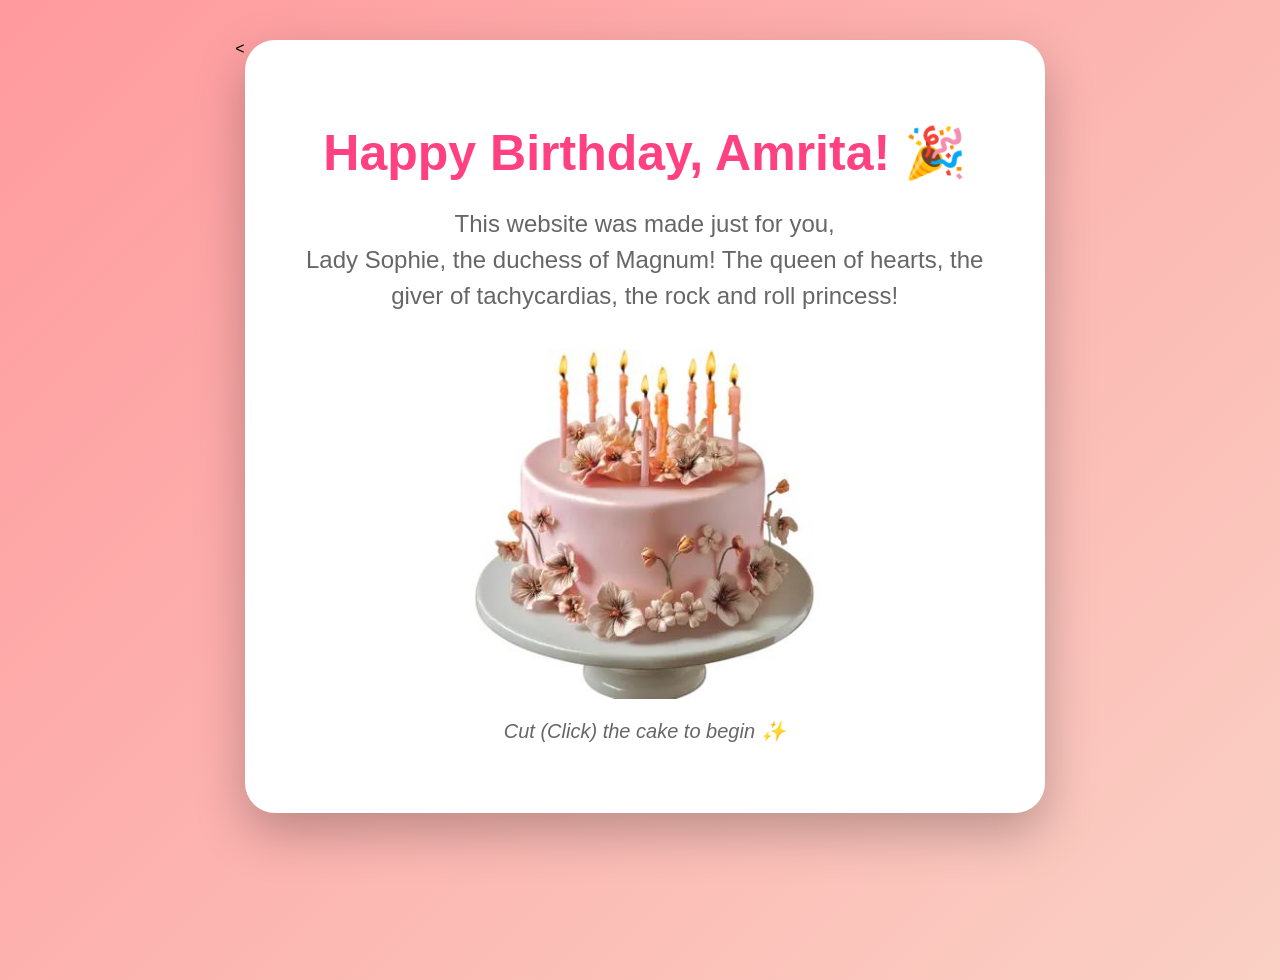
<file: index.html>
<<!DOCTYPE html>
<html lang="en">

<head>

<meta charset="UTF-8">

<meta name="viewport" content="width=device-width, initial-scale=1.0">

<title>Happy Birthday, Amrita!</title>

<link rel="stylesheet" href="style.css">

</head>

<body>

<div class="container">

<h1>Happy Birthday, Amrita! 🎉</h1>

<p class="subtitle">

This website was made just for you,

<br>

Lady Sophie, the duchess of Magnum! The queen of hearts, the giver of tachycardias, the rock and roll princess!

</p>

<img
src="assets/Images/cake.png"
alt="Birthday Cake"
class="cake"
id="startButton"
>

<p class="clickText">

Cut (Click) the cake to begin ✨

</p>

</div>

<script src="script.js"></script>

</body>

</html>
</file>
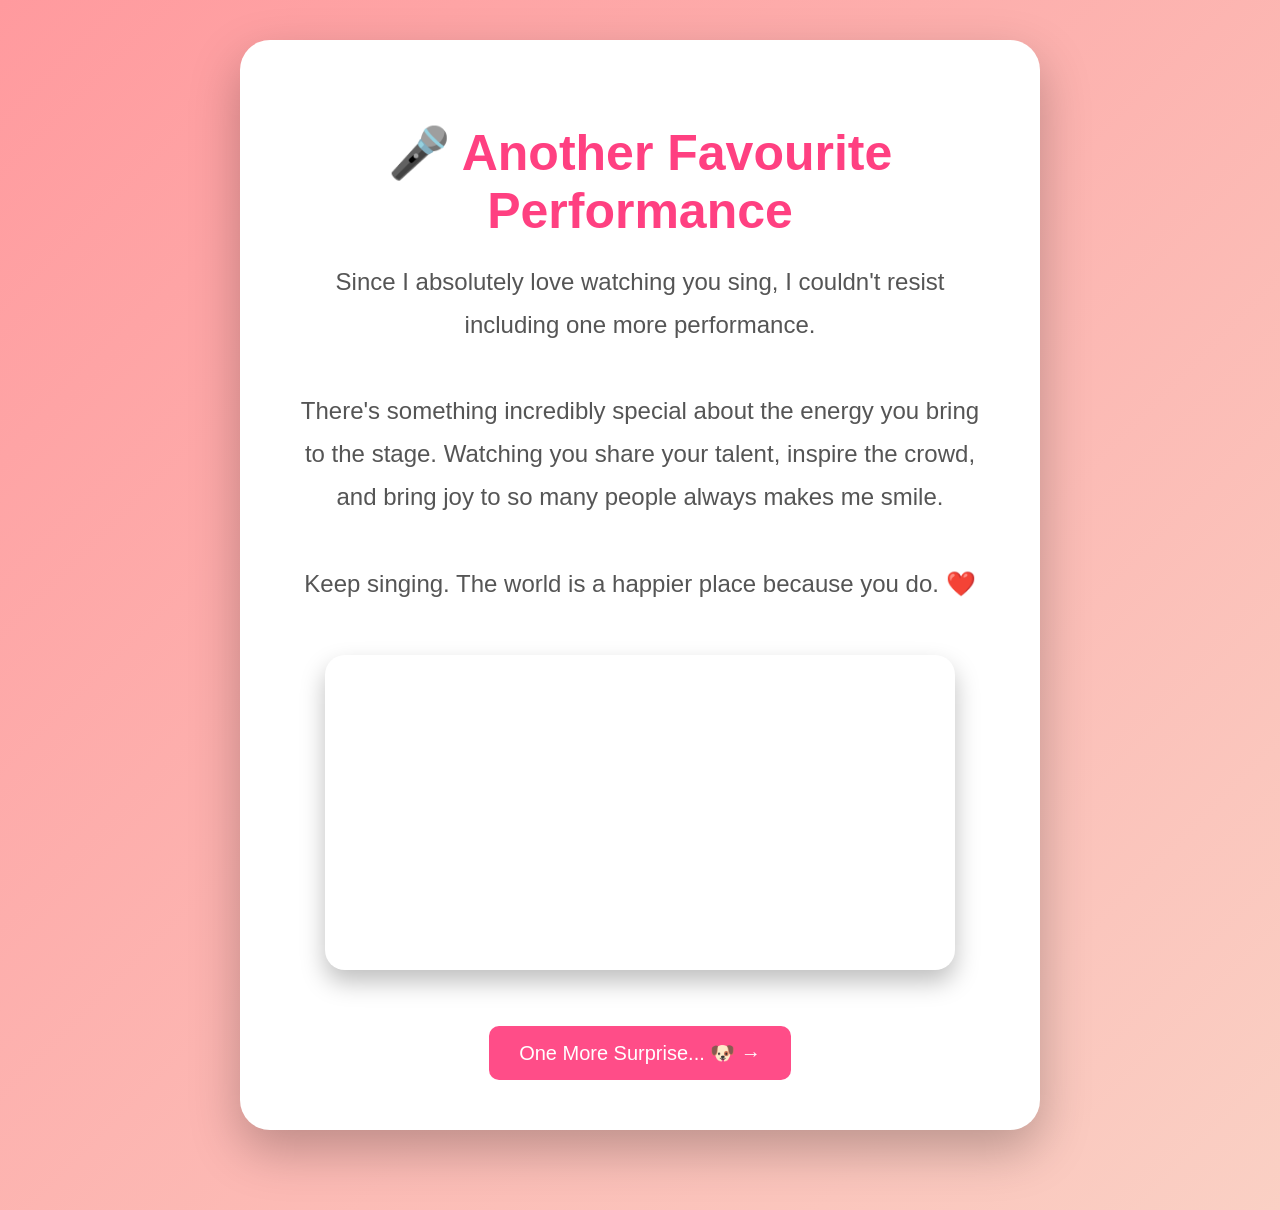
<file: concert.html>
<!DOCTYPE html>
<html lang="en">

<head>

    <meta charset="UTF-8">

    <meta name="viewport" content="width=device-width, initial-scale=1.0">

    <title>Another Favourite Performance</title>

    <link rel="stylesheet" href="style.css">

</head>

<body>

    <div class="container">

        <h1>🎤 Another Favourite Performance</h1>

        <p class="caption">

            Since I absolutely love watching you sing, I couldn't resist including one more performance.

            <br><br>

            There's something incredibly special about the energy you bring to the stage.

            Watching you share your talent, inspire the crowd, and bring joy to so many people always makes me smile.

            <br><br>

            Keep singing.

            The world is a happier place because you do.

            ❤️

        </p>

        <div class="videoWrapper">

            <iframe
                width="560"
                height="315"
                src="https://www.youtube.com/embed/lmeQ9Lv5H6k"
                title="YouTube video player"
                frameborder="0"
                allow="accelerometer; autoplay; clipboard-write; encrypted-media; gyroscope; picture-in-picture; web-share"
                allowfullscreen>
            </iframe>

        </div>

        <br><br>

        <button onclick="location.href='dogs.html'">

    One More Surprise... 🐶 →

</button>
    </div>

</body>

</html>
</file>
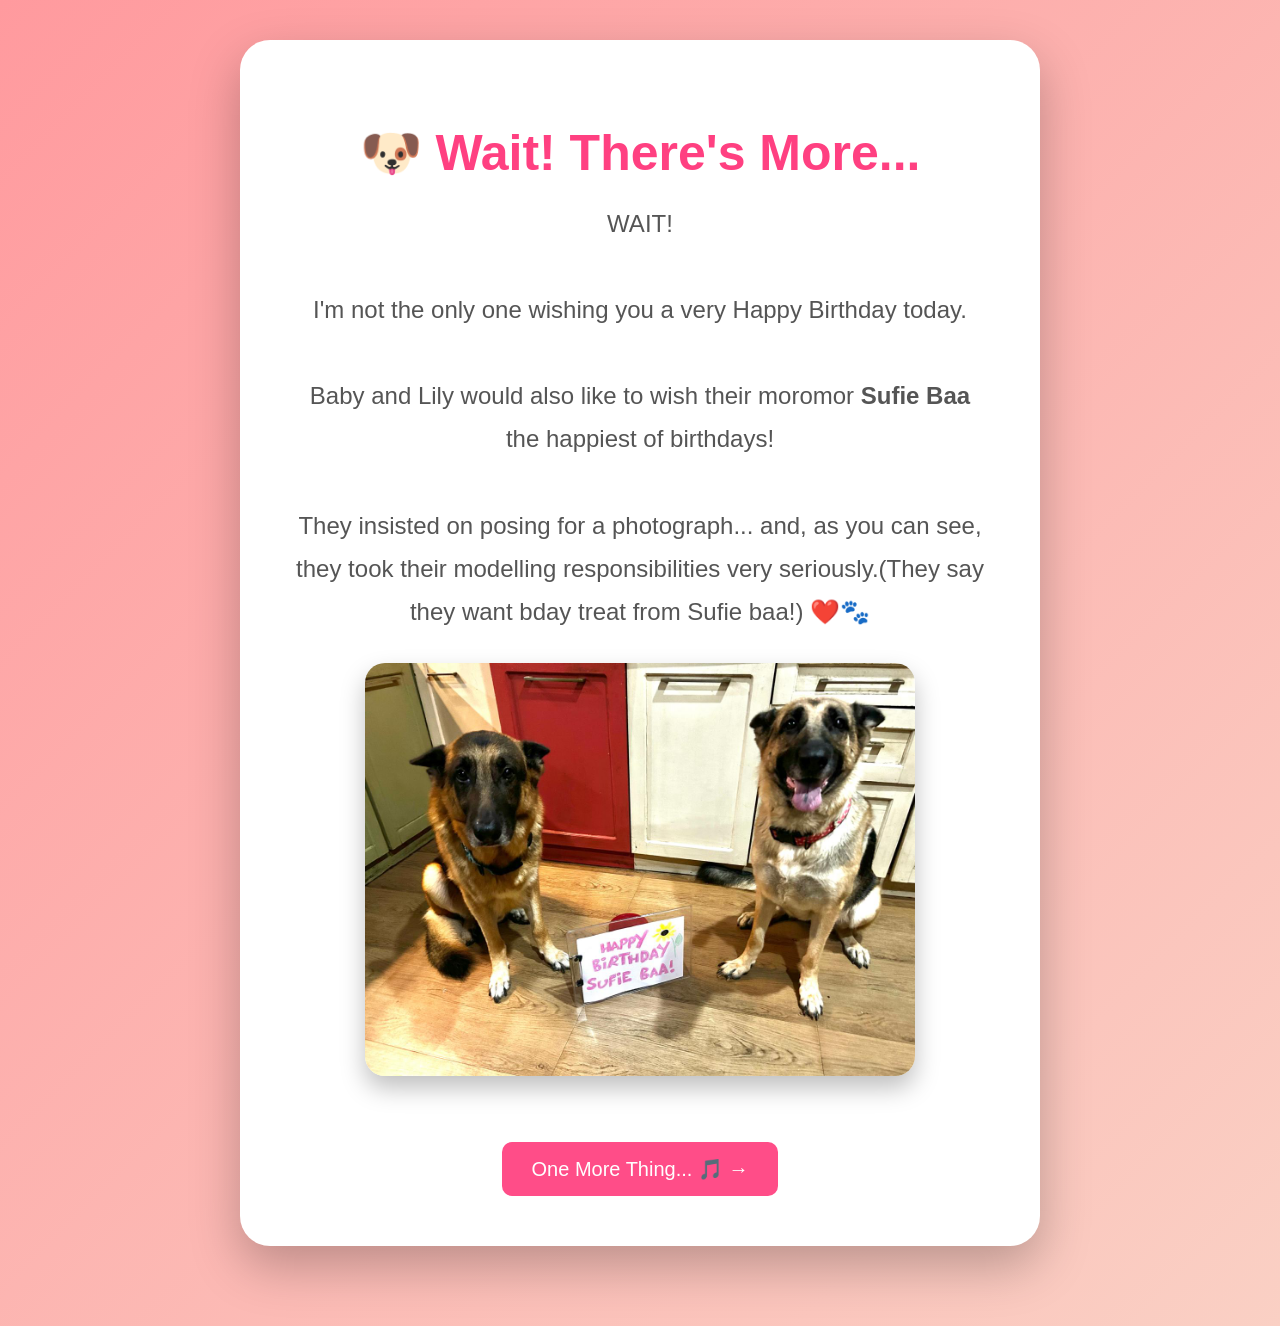
<file: dogs.html>
<!DOCTYPE html>
<html lang="en">

<head>

    <meta charset="UTF-8">

    <meta name="viewport" content="width=device-width, initial-scale=1.0">

    <title>A Special Birthday Message 🐶</title>

    <link rel="stylesheet" href="style.css">

</head>

<body>

    <div class="container">

        <h1>🐶 Wait! There's More...</h1>

        <p class="caption">

            WAIT!

            <br><br>

            I'm not the only one wishing you a very Happy Birthday today.

            <br><br>

            Baby and Lily would also like to wish their moromor <strong>Sufie Baa</strong> the happiest of birthdays!

            <br><br>

            They insisted on posing for a photograph...

            and, as you can see, they took their modelling responsibilities very seriously.(They say they want bday treat from Sufie baa!)

            ❤️🐾

        </p>

        <img src="assets/Images/dog.jpg"
             alt="Baby and Lily wishing Happy Birthday"
             class="dogsPhoto">

        <br><br>

        <button onclick="location.href='wishlist.html'">

    One More Thing... 🎵 →

</button>

    </div>

</body>

</html>
</file>
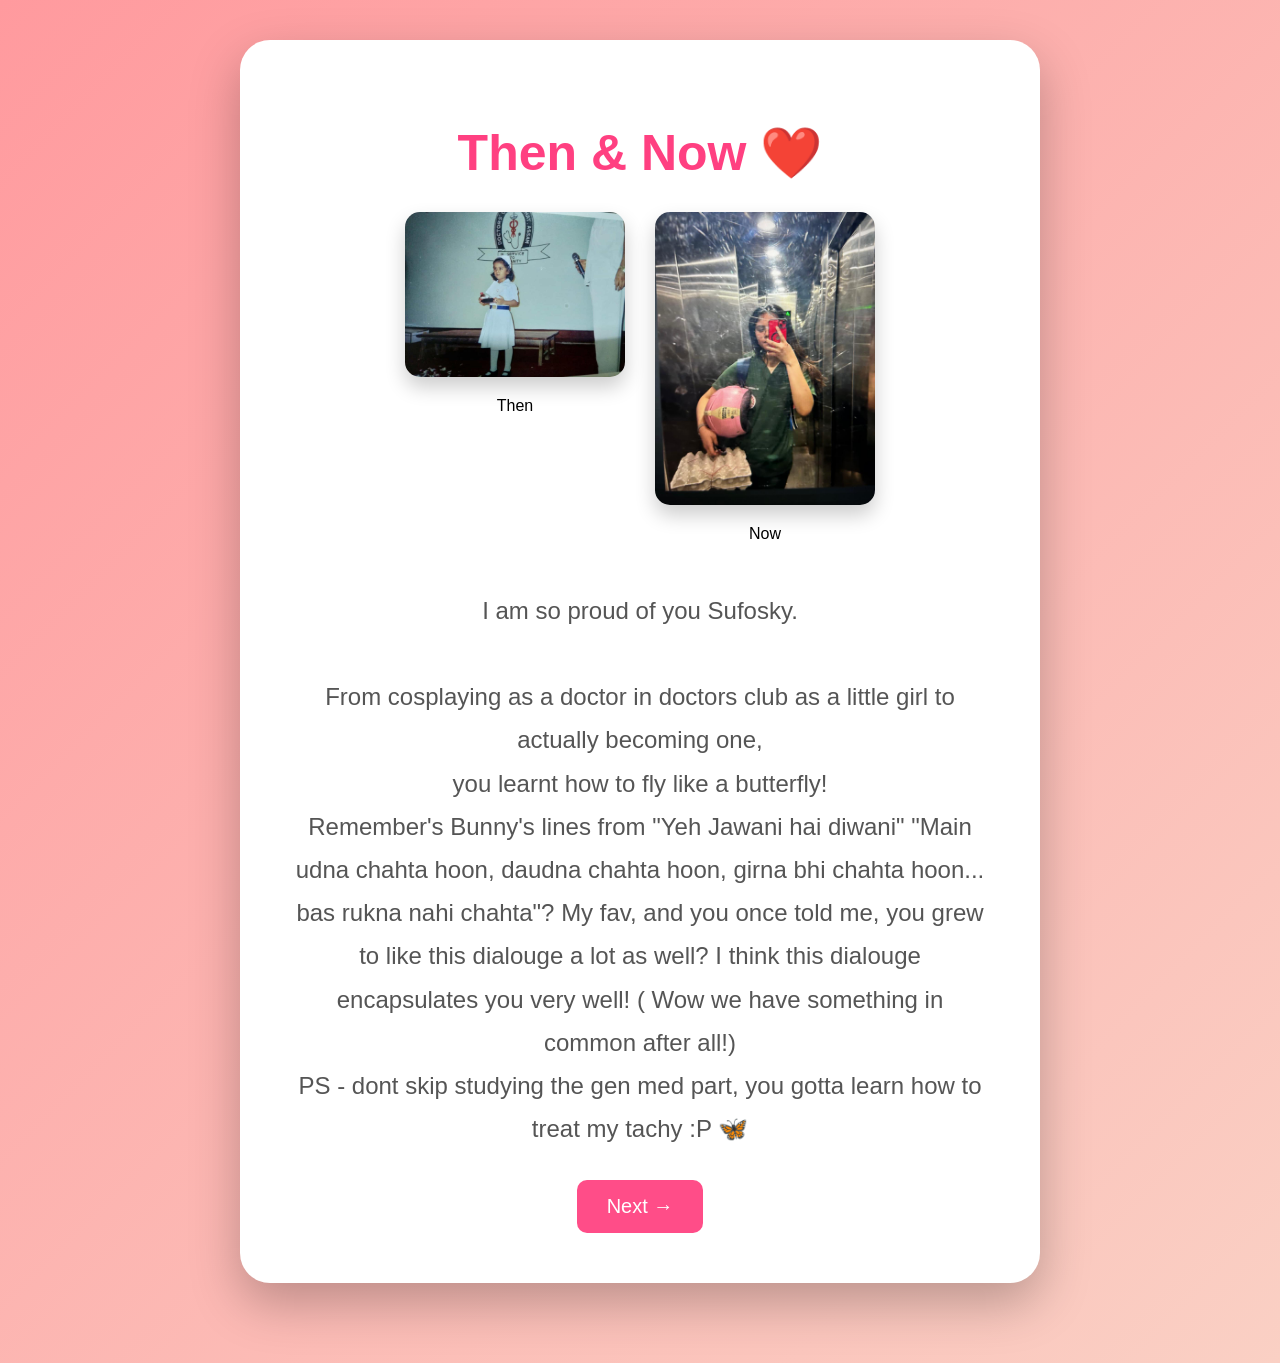
<file: gallery1.html>
<!DOCTYPE html>
<html lang="en">

<head>

    <meta charset="UTF-8">

    <meta name="viewport" content="width=device-width, initial-scale=1.0">

    <title>Then & Now</title>

    <link rel="stylesheet" href="style.css">

</head>

<body>

    <div class="container">

        <h1>Then & Now ❤️</h1>

        <div class="photoContainer">

            <div class="photoCard">

                <img src="assets/Images/kid.jpeg" alt="Young Sophie">

                <p class="photoTitle">
                    Then
                </p>

            </div>

            <div class="photoCard">

                <img src="assets/Images/adult.jpeg" alt="Present Day Sophie">

                <p class="photoTitle">
                    Now
                </p>

            </div>

        </div>

        <p class="caption">

            I am so proud of you Sufosky.

            <br><br>

            From cosplaying as a doctor in doctors club as a little girl to actually becoming one,

            <br>

           you learnt how to fly like a butterfly!

            <br>

            Remember's Bunny's lines from "Yeh Jawani hai diwani" "Main udna chahta hoon, daudna chahta hoon, girna bhi chahta hoon... bas rukna nahi chahta"? My fav, and you once told me, you grew to like this dialouge a lot as well? I think this dialouge encapsulates you very well! ( Wow we have something in common after all!)

            <br>
            
            PS - dont skip studying the gen med part, you gotta learn how to treat my tachy :P

            🦋

        </p>

        <button onclick="location.href='video.html'">

            Next →

        </button>

    </div>

</body>

</html>
</file>
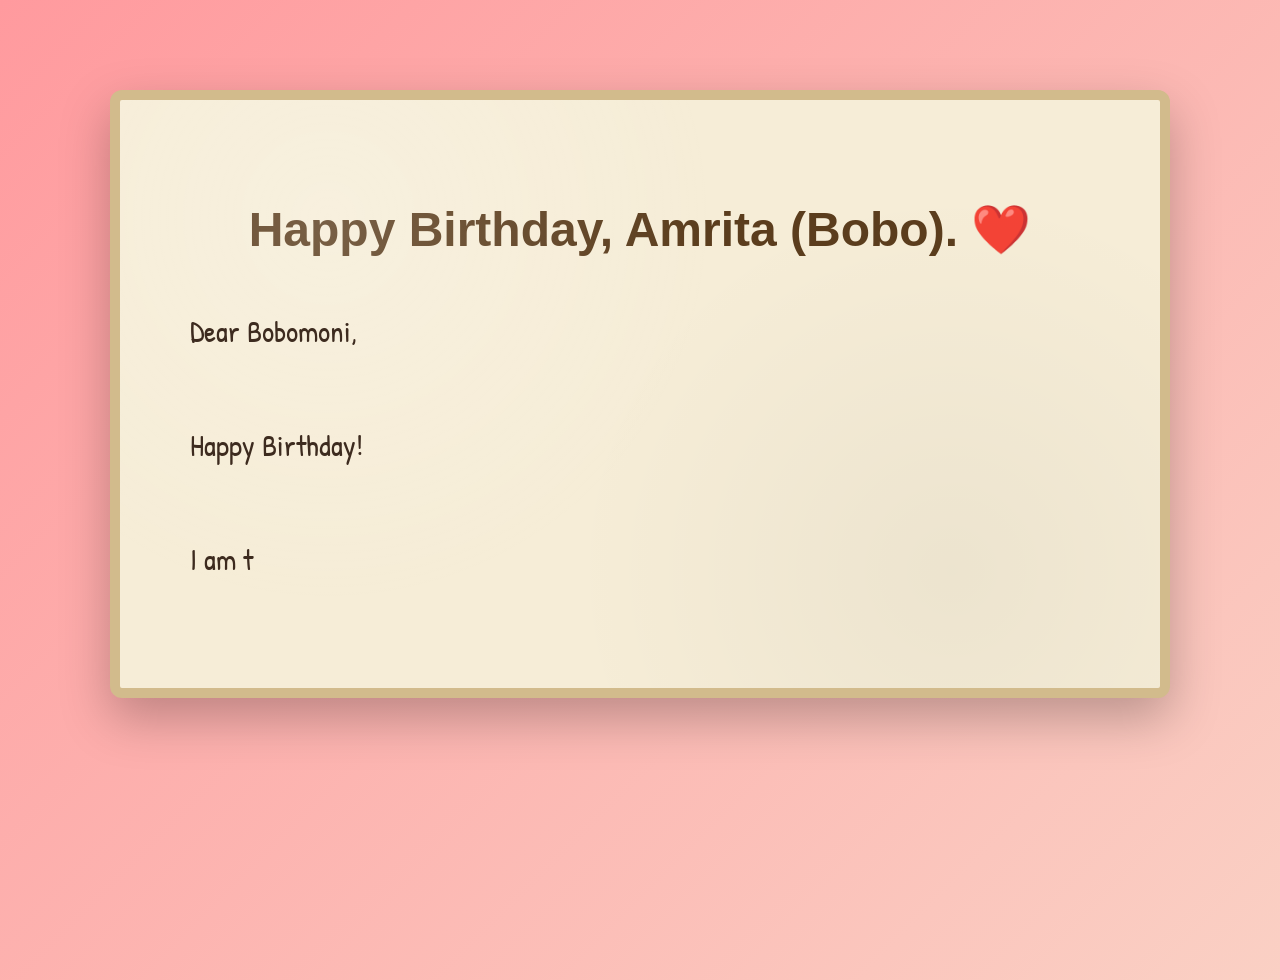
<file: gift.html>
<!DOCTYPE html>
<html lang="en">

<head>

<meta charset="UTF-8">

<meta name="viewport" content="width=device-width, initial-scale=1.0">

<title>Happy Birthday, Amrita! ❤️</title>

<link rel="stylesheet" href="style.css">

<link href="https://fonts.googleapis.com/css2?family=Patrick+Hand&display=swap" rel="stylesheet">

</head>

<body>

<div class="parchment">

<h1>Happy Birthday, Amrita (Bobo). ❤️</h1>

<p id="message"></p>

</div>

<script>

const text = `Dear Bobomoni,

Happy Birthday!

I am truly thankful and grateful for you. You inspire me to become a better person every day, irrespective of the distance or the circumstances.

You are the sweetest sweetest soul I know, and I thank God every day for giving me the chance to know you.

I really admire how kind, loving, yet wonderfully stubborn and headstrong you are. A fiery little angel who wields a stethoscope. There is very little I'd ever want to change about you.

My mom used to be your biggest fan because of how effortlessly you balanced your singing and your dactari. Literally, used to hear your tareef so much, i would be intrigued. God was kind, got to know the real you in person, And I became a fan too. 

I'll confess, I love watching you sing and seeing the joy and happiness you bring to everyone in the audience.I sincerely hope you never stop singing. It would be a shame if a gift that brings so much happiness to so many people were ever left unused. The world genuinely becomes a little brighter when you share it.

Just by being yourself, you make my world a better place. Thank you for everything.

I hope you liked this little website. My coding skills are still rather rusty, but I made it with a lot of love, a fair bit of effort, and more HTML, CSS, and JavaScript than I've written in a very long time. If it managed to make you smile even once today, then every minute spent building it was worth it.

More than anything else, I hope this year brings you good health, lots of oppurtunities to sing, countless reasons to smile, new adventures worth remembering ( with me in them pl!!!), and the quiet satisfaction of seeing your hard work rewarded. You deserve every bit of happiness that comes your way.

Happy Birthday once again. Know that you are always in my prayers ( no matter the distance, circumstances, anything.) 


With warmth, love and regards,

Rohan aka Ro
16.07.26`;

let i = 0;

const speed = 32;

function typeWriter(){

    if(i < text.length){

        document.getElementById("message").innerHTML += text.charAt(i);

        i++;

        setTimeout(typeWriter, speed);

    }

}

window.onload = typeWriter;

</script>

</body>

</html>
</file>
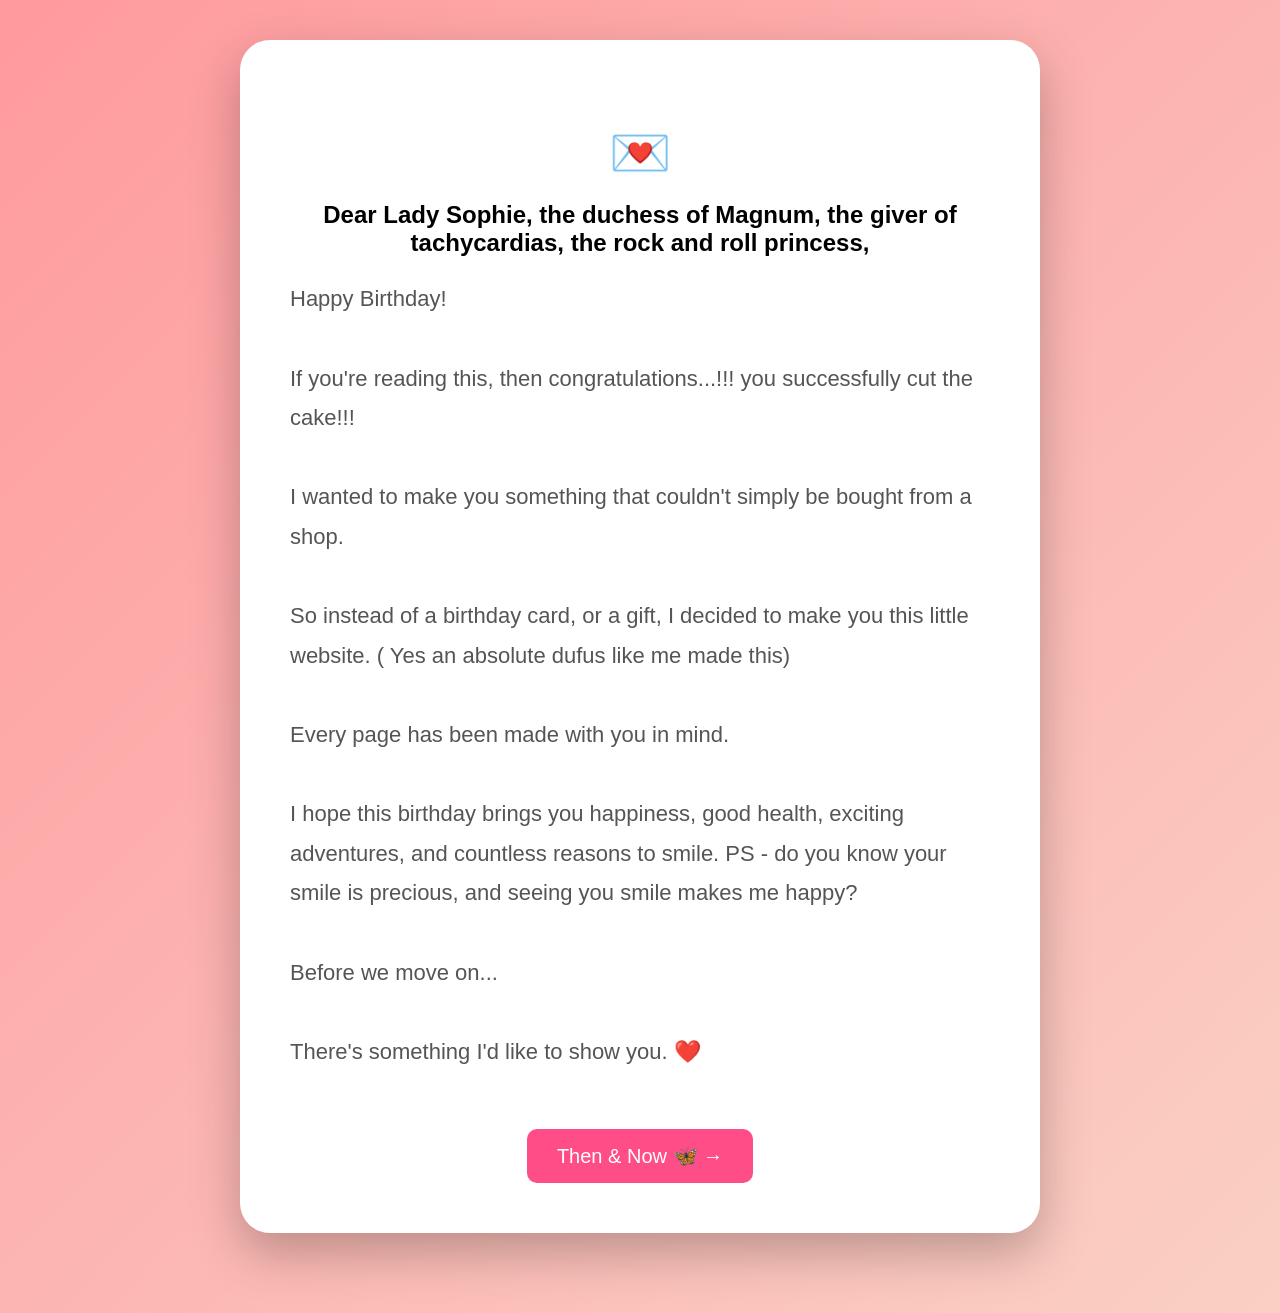
<file: letter.html>
<!DOCTYPE html>
<html lang="en">

<head>

    <meta charset="UTF-8">

    <meta name="viewport" content="width=device-width, initial-scale=1.0">

    <title>A Letter for Lady Sophie</title>

    <link rel="stylesheet" href="style.css">

</head>

<body>

    <div class="container">

        <h1>💌</h1>

        <h2>Dear Lady Sophie, the duchess of Magnum, the giver of tachycardias, the rock and roll princess,</h2>

        <p class="letter">

            Happy Birthday!

            <br><br>

            If you're reading this, then congratulations...!!!
            you successfully cut the cake!!!

            <br><br>

            I wanted to make you something that couldn't simply be bought from a shop. 

            <br><br>

            So instead of a birthday card, or a gift, I decided to make you this little website. ( Yes an absolute dufus like me made this)

            <br><br>

            Every page has been made with you in mind. 

            <br><br>

            I hope this birthday brings you happiness,
            good health,
            exciting adventures,
            and countless reasons to smile.  PS - do you know your smile is precious, and seeing you smile makes me happy? 

            <br><br>

            Before we move on...

            <br><br>

            There's something I'd like to show you.

            ❤️

        </p>

        <br><br>

        <button onclick="location.href='gallery1.html'">

            Then & Now 🦋 →

        </button>

    </div>

</body>

</html>
</file>
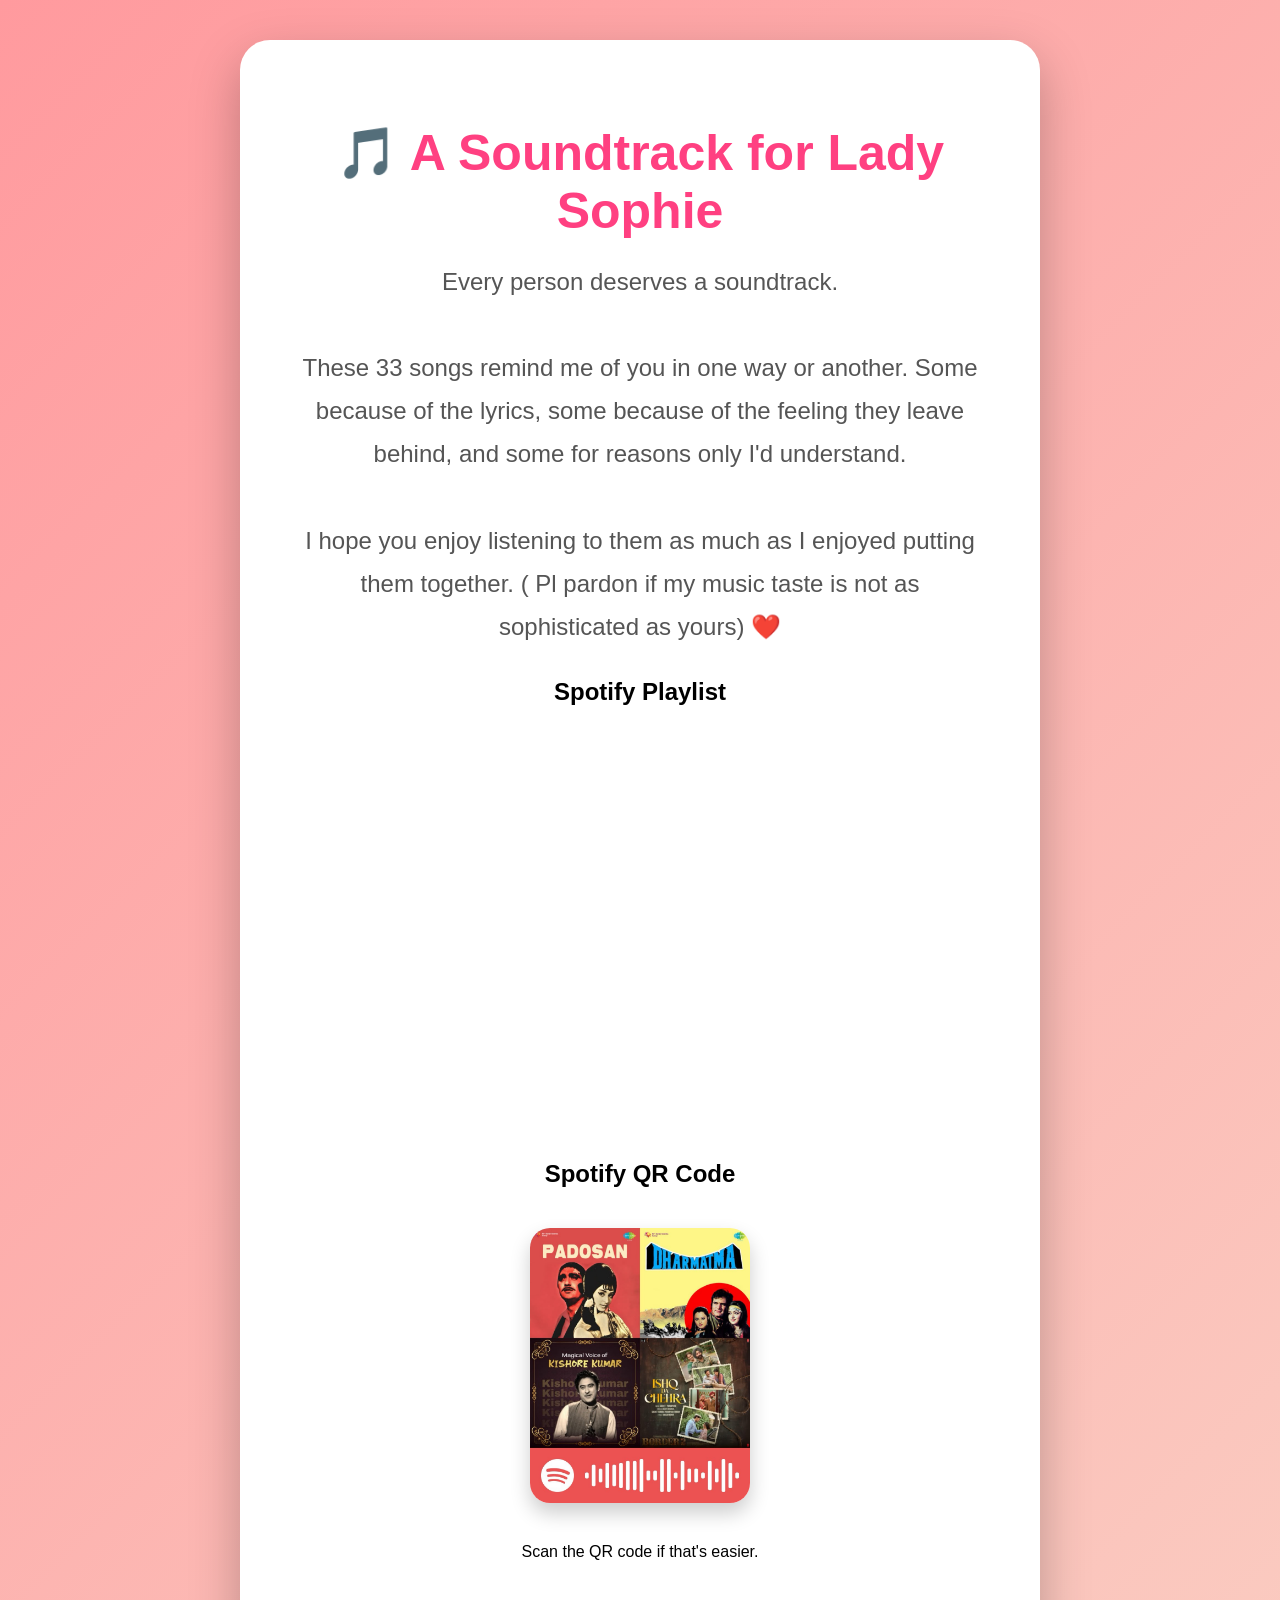
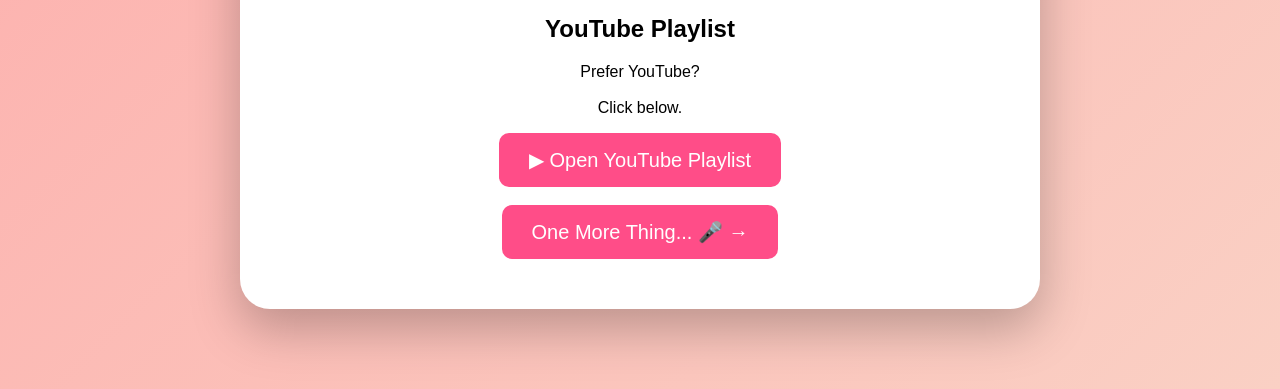
<file: playlist.html>
<!DOCTYPE html>
<html lang="en">

<head>

    <meta charset="UTF-8">

    <meta name="viewport" content="width=device-width, initial-scale=1.0">

    <title>A Soundtrack for Lady Sophie</title>

    <link rel="stylesheet" href="style.css">

</head>

<body>

    <div class="container">

        <h1>🎵 A Soundtrack for Lady Sophie</h1>

        <p class="caption">

            Every person deserves a soundtrack.

            <br><br>

            These 33 songs remind me of you in one way or another.

            Some because of the lyrics,

            some because of the feeling they leave behind,

            and some for reasons only I'd understand.

            <br><br>

            I hope you enjoy listening to them as much as I enjoyed putting them together. ( Pl pardon if my music taste is not as sophisticated as yours)

            ❤️

        </p>

        <h2>Spotify Playlist</h2>

        <iframe
            style="border-radius:12px"
            src="https://open.spotify.com/embed/playlist/3SCeq60gsswm5AkV7kjOMv?utm_source=generator&si=90679fb1506b4c45"
            width="100%"
            height="352"
            frameborder="0"
            allowfullscreen
            allow="autoplay; clipboard-write; encrypted-media; fullscreen; picture-in-picture"
            loading="lazy">
        </iframe>

        <br><br>

        <h2>Spotify QR Code</h2>

        <img src="assets/Images/SpotifyQR.png"
             class="spotifyQR"
             alt="Spotify QR Code">

        <p>

            Scan the QR code if that's easier.

        </p>

        <br>

        <h2>YouTube Playlist</h2>

        <p>

            Prefer YouTube?

            <br><br>

            Click below.

        </p>

        <a href="https://www.youtube.com/watch?v=6RchbVJpJRI&list=PLFlLXNS5nwd4"
           target="_blank">

            <button>

                ▶ Open YouTube Playlist

            </button>

        </a>

        <br><br>

        <button onclick="location.href='concert.html'">

    One More Thing... 🎤 →

</button>

    </div>

</body>

</html>
</file>
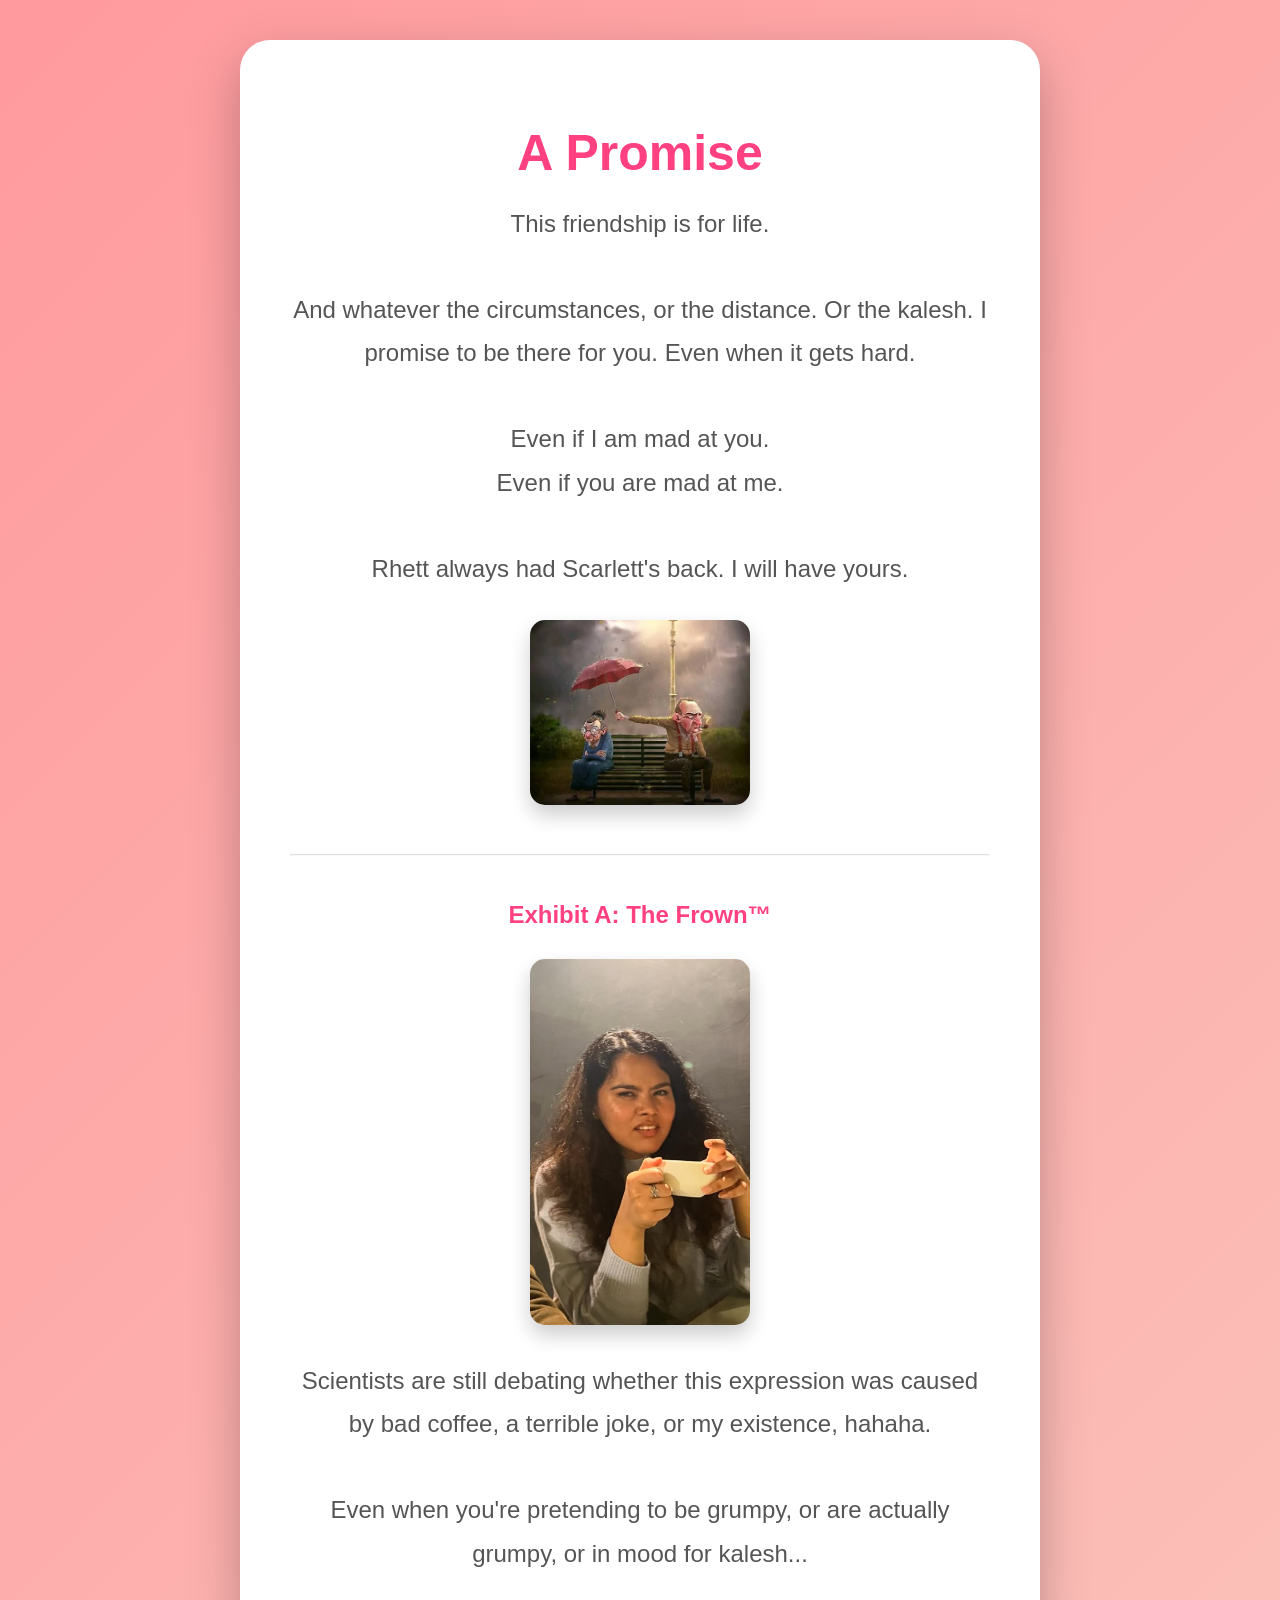
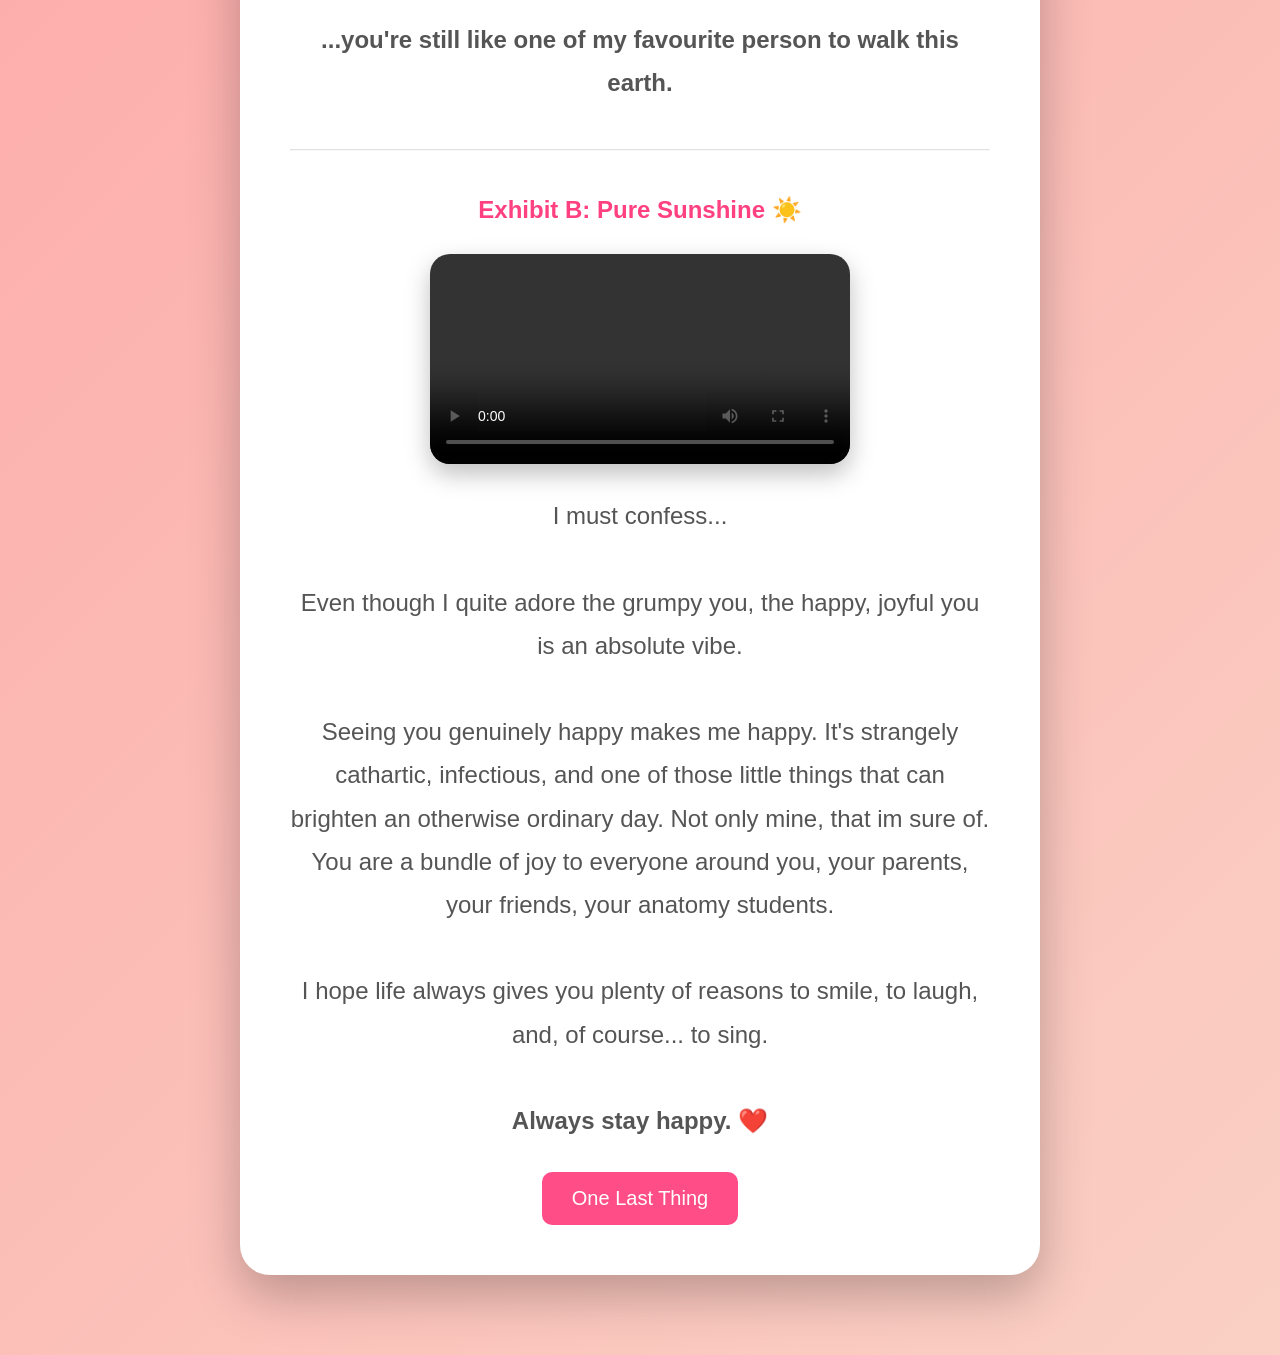
<file: promise.html>
<!DOCTYPE html>
<html lang="en">

<head>

<meta charset="UTF-8">
<meta name="viewport" content="width=device-width, initial-scale=1.0">

<title>A Promise </title>

<link rel="stylesheet" href="style.css">

</head>

<body>

<div class="container">

<h1>A Promise </h1>

<p class="caption">

This friendship is for life.

<br><br>

And whatever the circumstances, or the distance. Or the kalesh.  

I promise to be there for you. Even when it gets hard. 

<br><br>

Even if I am mad at you.

<br>

Even if you are mad at me.

<br><br>

Rhett always had Scarlett's back. I will have yours. 
    

</p>

<div class="photoContainer">

    <div class="photoCard">

        <img src="assets/Images/oldcouple.jpg" alt="Old Couple">

    </div>

</div>

<hr style="margin:45px 0; opacity:.3;">

<h2 style="color:#ff4081;">
Exhibit A: The Frown™
</h2>

<div class="photoContainer">

    <div class="photoCard">

        <img src="assets/Images/frowning.jpeg" alt="Frowning Sophie">

    </div>

</div>

<p class="caption">

Scientists are still debating whether this expression was caused by bad coffee,

a terrible joke,

or my existence, hahaha.

<br><br>

Even when you're pretending to be grumpy, or are actually grumpy, or in mood for kalesh...

<br><br>

<b>...you're still like one of my favourite person to walk this earth.</b>

</p>

<hr style="margin:45px 0; opacity:.3;">

<h2 style="color:#ff4081;">
Exhibit B: Pure Sunshine ☀️
</h2>

<video controls class="birthdayVideo">

    <source src="assets/videos/joyful.mp4" type="video/mp4">

    Your browser does not support the video tag.

</video>

<p class="caption">

I must confess...

<br><br>

Even though I quite adore the grumpy you,

the happy, joyful you is an absolute vibe.

<br><br>

Seeing you genuinely happy makes me happy.

It's strangely cathartic, infectious, and one of those little things that can brighten an otherwise ordinary day. Not only mine, that im sure of. You are a bundle of joy to everyone around you, your parents, your friends, your anatomy students.

<br><br>

I hope life always gives you plenty of reasons to smile,

to laugh,

and, of course...

to sing.

<br><br>

<b>Always stay happy. ❤️</b>

</p>

<button onclick="window.location.href='gift.html'">

One Last Thing 

</button>

</div>

</body>

</html>
</file>
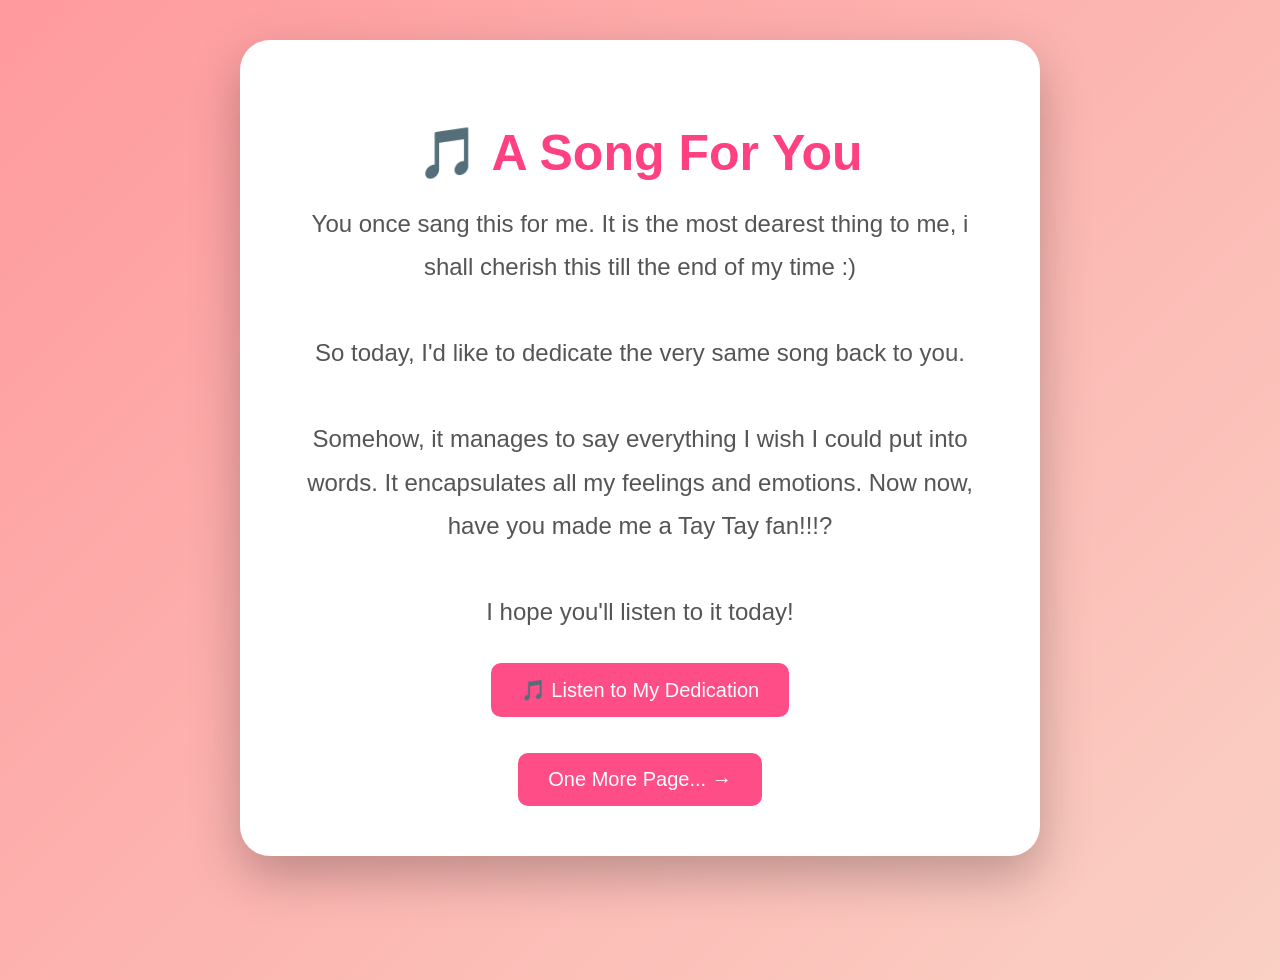
<file: wishlist.html>
<!DOCTYPE html>
<html lang="en">

<head>

    <meta charset="UTF-8">

    <meta name="viewport" content="width=device-width, initial-scale=1.0">

    <title>A Song For You</title>

    <link rel="stylesheet" href="style.css">

</head>

<body>

    <div class="container">

        <h1>🎵 A Song For You</h1>

        <p class="caption">

            You once sang this for me. It is the most dearest thing to me, i shall cherish this till the end of my time :)

            <br><br>

            So today, I'd like to dedicate the very same song back to you.

            <br><br>

            Somehow, it manages to say everything I wish I could put into words. It encapsulates all my feelings and emotions. Now now, have you made me a Tay Tay fan!!!?

            <br><br>

            I hope you'll listen to it today!

            

        </p>

        <button onclick="window.open('https://www.youtube.com/watch?v=mC54kTYa9oI','_blank')">

            🎵 Listen to My Dedication

        </button>

        <br><br><br>

        <button onclick="location.href='promise.html'">

    One More Page... →

</button>

    </div>

</body>

</html>
</file>
<file: style.css>
body{

    margin:0;

    min-height:100vh;

    display:flex;

    justify-content:center;

    align-items:flex-start;

    background:linear-gradient(135deg,#ff9a9e,#fad0c4);

    font-family:Arial,Helvetica,sans-serif;

    padding:40px 0;

}

.container{

    width:700px;

    background:white;

    border-radius:30px;

    padding:50px;

    text-align:center;

    box-shadow:0 20px 50px rgba(0,0,0,.25);

    margin-bottom:40px;

}

h1{

    color:#ff4081;

    font-size:50px;

    margin-bottom:15px;

}

.subtitle{

    color:#666;

    font-size:24px;

    line-height:1.5;

    margin-bottom:35px;

}

.cake{

    width:350px;

    cursor:pointer;

    transition:.3s;

    animation:float 3s ease-in-out infinite;

    user-select:none;

}

.cake:hover{

    transform:scale(1.08);

}

.clickText{

    margin-top:20px;

    color:#666;

    font-size:20px;

    font-style:italic;

}

button{

    padding:15px 30px;

    font-size:20px;

    background:#ff4d88;

    color:white;

    border:none;

    border-radius:10px;

    cursor:pointer;

    transition:.3s;

}

button:hover{

    transform:scale(1.05);

}

.letter{

    font-size:22px;

    line-height:1.8;

    text-align:left;

    color:#555;

}

.photoContainer{

    display:flex;

    justify-content:center;

    gap:30px;

    margin-top:30px;

    margin-bottom:30px;

    flex-wrap:wrap;

}

.photoCard{

    width:220px;

}

.photoCard img{

    width:100%;

    border-radius:15px;

    box-shadow:0 10px 20px rgba(0,0,0,.2);

}

.caption{

    font-size:24px;

    line-height:1.8;

    color:#555;

    margin-top:20px;

    margin-bottom:30px;

}

.birthdayVideo{

    display:block;

    width:60%;

    max-width:450px;

    margin:30px auto;

    border-radius:20px;

    box-shadow:0 10px 25px rgba(0,0,0,.25);

}

@keyframes float{

    0%{

        transform:translateY(0px);

    }

    50%{

        transform:translateY(-10px);

    }

    100%{

        transform:translateY(0px);

    }

}
.spotifyQR{

    width:220px;

    border-radius:20px;

    margin-top:20px;

    margin-bottom:20px;

    box-shadow:0 10px 20px rgba(0,0,0,.2);

}

iframe{

    margin-top:20px;

    margin-bottom:20px;

}

a{

    text-decoration:none;

}
.videoWrapper{

    display:flex;

    justify-content:center;

    margin-top:30px;

}

.videoWrapper iframe{

    width:90%;

    max-width:700px;

    aspect-ratio:16/9;

    border:none;

    border-radius:20px;

    box-shadow:0 12px 25px rgba(0,0,0,.25);

}
.dogsPhoto{

    width:80%;

    max-width:550px;

    display:block;

    margin:30px auto;

    border-radius:20px;

    box-shadow:0 12px 25px rgba(0,0,0,.25);

}
.parchment{

    width:900px;

    max-width:90%;

    margin:50px auto;

    padding:70px;

    background:#f8efd5;

    border-radius:15px;

    box-shadow:0 15px 35px rgba(0,0,0,.3);

    border:8px solid #d4c29a;

}

.parchment h1{

    text-align:center;

    color:#5a3e2b;

    margin-bottom:40px;

}

#message{

    font-family:'Dancing Script', cursive;

    font-size:34px;

    line-height:1.8;

    color:#3d2b1f;

    white-space:pre-wrap;

}
.parchment{

    width:900px;

    max-width:90%;

    margin:50px auto;

    padding:70px;

    background:#f6edd7;

    border:10px solid #d2bb8c;

    border-radius:12px;

    box-shadow:0 20px 50px rgba(0,0,0,.25);

    position:relative;

}

.parchment::before{

    content:"";

    position:absolute;

    top:0;

    left:0;

    right:0;

    bottom:0;

    background:
    radial-gradient(circle at 20% 20%, rgba(255,255,255,.18), transparent 40%),
    radial-gradient(circle at 80% 80%, rgba(0,0,0,.04), transparent 40%);

    pointer-events:none;

}

.parchment h1{

    text-align:center;

    color:#5b3d1d;

    font-size:48px;

    margin-bottom:45px;

}

#message{

    font-family:'Patrick Hand', cursive;

    font-size:30px;

    line-height:1.9;

    color:#3d2b1f;

    white-space:pre-wrap;

    position:relative;

    z-index:2;

}
</file>
